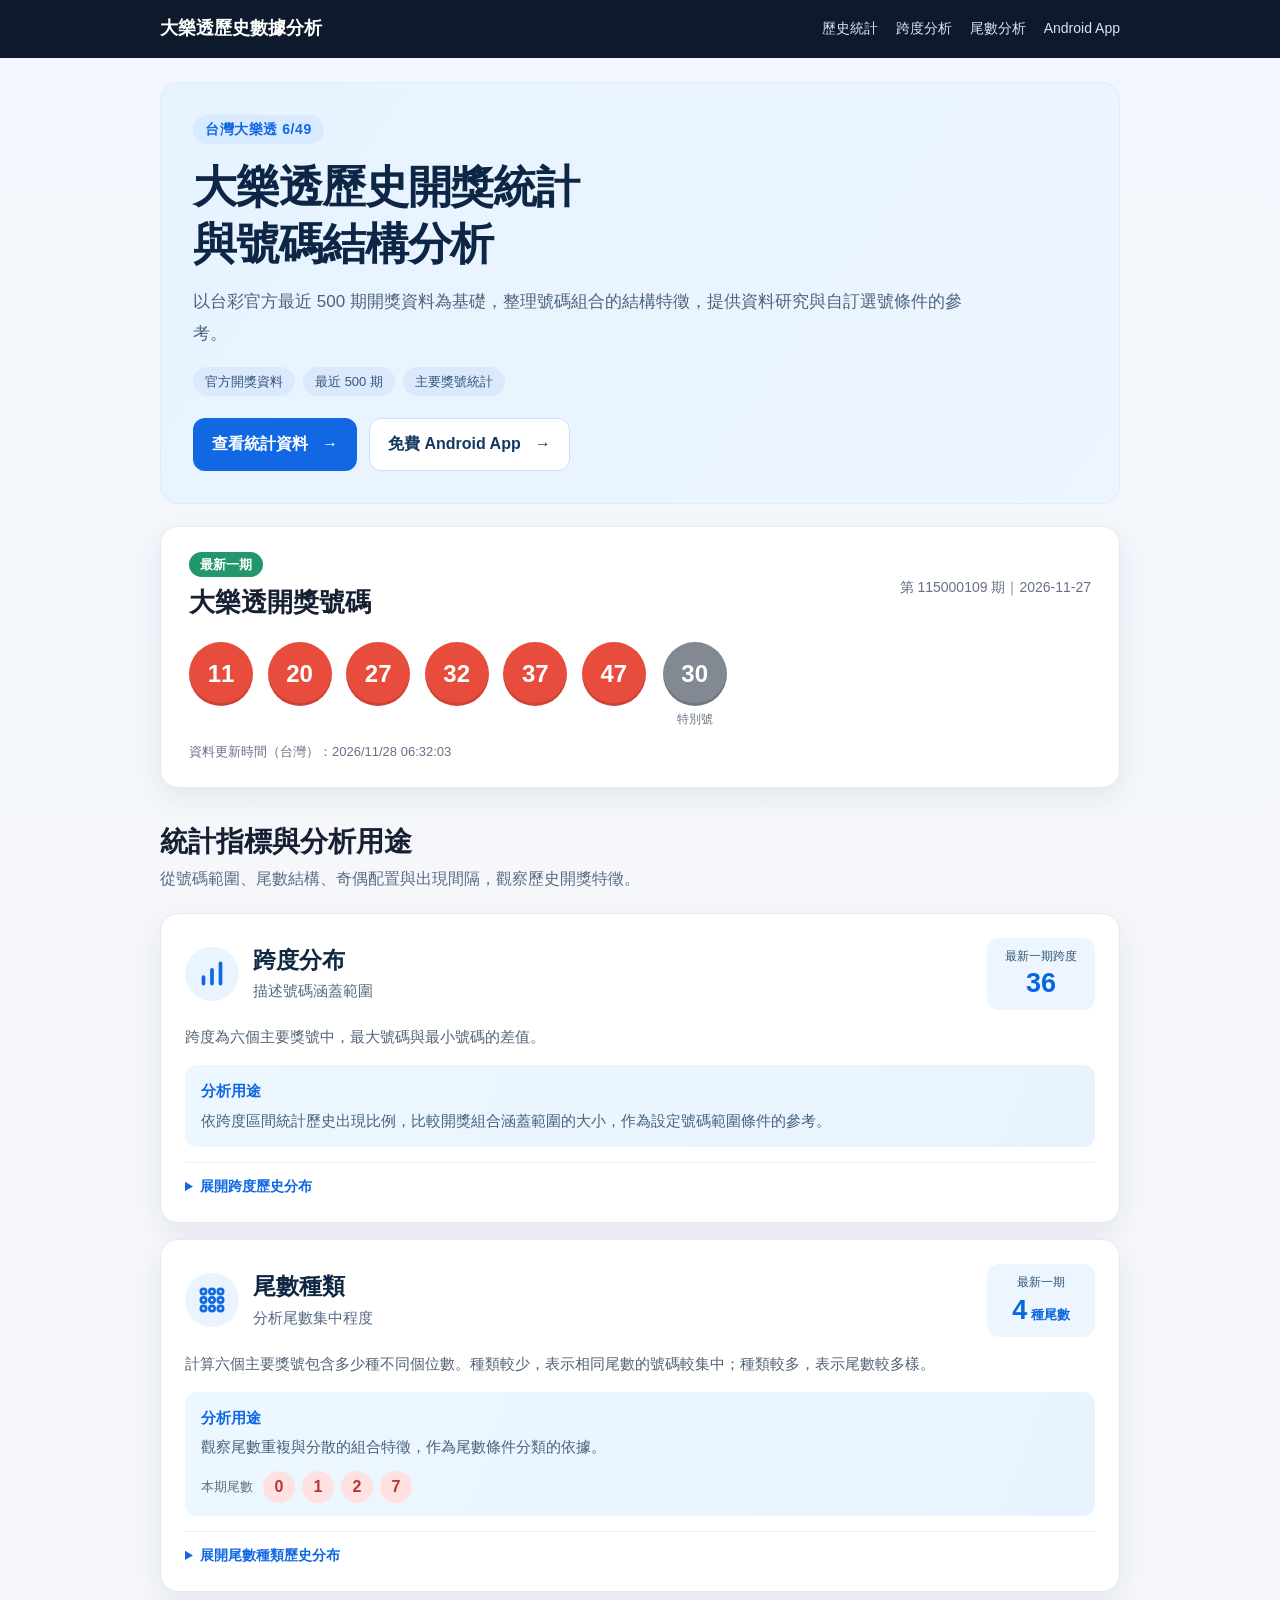
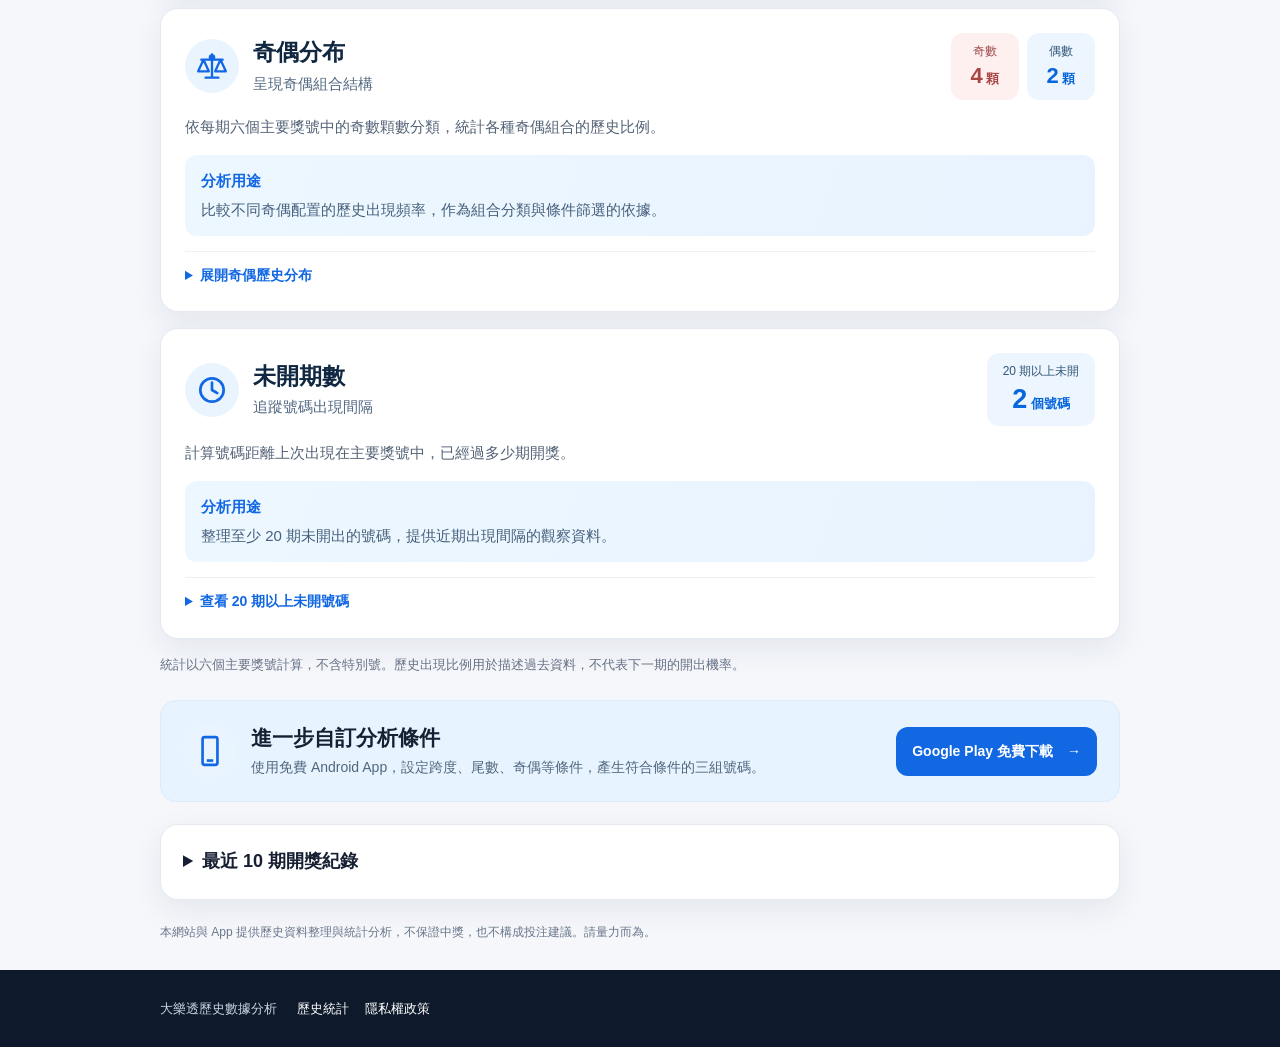
<file: index.html>
<!doctype html>
<html lang="zh-Hant">
<head>
  <meta charset="utf-8">
  <meta name="viewport" content="width=device-width,initial-scale=1">
  <title>大樂透歷史開獎統計與號碼結構分析｜跨度、尾數、奇偶</title>
  <meta name="description" content="以台彩官方最近500期開獎資料，介紹跨度、尾數種類、奇偶組合與未開期數的定義及統計用途。免費查看最新大樂透獎號、歷史分布與Android分析App。">
  <link rel="canonical" href="https://jacklee-forai.github.io/">
  <link rel="stylesheet" href="./assets/styles.css?v=2">
  <link rel="stylesheet" href="./assets/home.css?v=2">
  <meta property="og:title" content="大樂透歷史開獎統計與號碼結構分析">
  <meta property="og:description" content="台彩官方開獎資料、最近500期統計，以及跨度、尾數、奇偶與未開期數的分析用途。">
  <meta property="og:type" content="website">
  <meta property="og:url" content="https://jacklee-forai.github.io/">
  <script type="application/ld+json">{"@context":"https://schema.org","@type":"SoftwareApplication","name":"大樂透專業分析","applicationCategory":"UtilitiesApplication","operatingSystem":"Android","url":"https://play.google.com/store/apps/details?id=com.lotto.analysis","offers":{"@type":"Offer","price":"0","priceCurrency":"TWD"},"description":"以台灣大樂透歷史開獎資料進行條件分析的 Android App。"}</script>
</head>
<body class="home">
  <header class="topbar"><div class="wrap">
    <a class="brand" href="./">大樂透歷史數據分析</a>
    <nav class="nav" aria-label="網站導覽"><a href="./statistics.html">歷史統計</a><a href="./span-analysis.html">跨度分析</a><a href="./tail-analysis.html">尾數分析</a><a href="https://play.google.com/store/apps/details?id=com.lotto.analysis">Android App</a></nav>
  </div></header>
  <main class="wrap home-main">
    <section class="intro-panel" aria-labelledby="introTitle">
      <div class="eyebrow">台灣大樂透 6/49</div>
      <h1 id="introTitle"><span>大樂透歷史開獎統計</span><span>與號碼結構分析</span></h1>
      <p class="intro-copy">以台彩官方最近 500 期開獎資料為基礎，整理號碼組合的結構特徵，提供資料研究與自訂選號條件的參考。</p>
      <div class="source-tags"><span>官方開獎資料</span><span>最近 <strong id="recordCount" data-live>—</strong> 期</span><span>主要獎號統計</span></div>
      <div class="actions"><a class="btn btn-primary" href="#indicators">查看統計資料 <span aria-hidden="true">→</span></a><a class="btn btn-secondary" href="https://play.google.com/store/apps/details?id=com.lotto.analysis">免費 Android App <span aria-hidden="true">→</span></a></div>
    </section>
    <section class="card latest-card" id="latest" aria-labelledby="latestTitle">
      <div class="draw-head"><div><span class="latest-label">最新一期</span><h2 id="latestTitle">大樂透開獎號碼</h2></div><div class="draw-meta" id="latestMeta" data-live aria-live="polite">載入中…</div></div>
      <div class="balls" id="latestBalls" data-live role="group" aria-label="六個主要獎號與特別號"></div>
      <p class="draw-meta update-note">資料更新時間（台灣）：<span id="updatedAt">—</span></p>
    </section>
    <section class="indicator-section" id="indicators" aria-labelledby="indicatorsTitle">
      <div class="section-heading"><h2 id="indicatorsTitle">統計指標與分析用途</h2><p>從號碼範圍、尾數結構、奇偶配置與出現間隔，觀察歷史開獎特徵。</p></div>
      <div class="indicator-list">
        <article class="card indicator-card">
          <div class="indicator-head">
            <span class="indicator-icon" aria-hidden="true"><svg viewBox="0 0 32 32" fill="none" stroke="currentColor" stroke-width="3.5" stroke-linecap="round"><path d="M8 25V19M16 25V12M24 25V6"/></svg></span>
            <div class="indicator-title"><h3>跨度分布</h3><p>描述號碼涵蓋範圍</p></div>
            <div class="metric"><span>最新一期跨度</span><strong id="latestSpan" data-live>—</strong></div>
          </div>
          <p class="indicator-definition">跨度為六個主要獎號中，最大號碼與最小號碼的差值。</p>
          <div class="analysis-purpose"><strong>分析用途</strong><p>依跨度區間統計歷史出現比例，比較開獎組合涵蓋範圍的大小，作為設定號碼範圍條件的參考。</p></div>
          <details class="distribution"><summary>展開跨度歷史分布</summary><div id="spanBars" data-live></div><a class="detail-link" href="./span-analysis.html">完整跨度分析 <span aria-hidden="true">→</span></a></details>
        </article>
        <article class="card indicator-card">
          <div class="indicator-head">
            <span class="indicator-icon" aria-hidden="true"><svg viewBox="0 0 32 32" fill="none" stroke="currentColor" stroke-width="2.5"><circle cx="8" cy="8" r="2.5"/><circle cx="16" cy="8" r="2.5"/><circle cx="24" cy="8" r="2.5"/><circle cx="8" cy="16" r="2.5"/><circle cx="16" cy="16" r="2.5"/><circle cx="24" cy="16" r="2.5"/><circle cx="8" cy="24" r="2.5"/><circle cx="16" cy="24" r="2.5"/><circle cx="24" cy="24" r="2.5"/></svg></span>
            <div class="indicator-title"><h3>尾數種類</h3><p>分析尾數集中程度</p></div>
            <div class="metric"><span>最新一期</span><strong><span id="latestTailKinds" data-live>—</span><small> 種尾數</small></strong></div>
          </div>
          <p class="indicator-definition">計算六個主要獎號包含多少種不同個位數。種類較少，表示相同尾數的號碼較集中；種類較多，表示尾數較多樣。</p>
          <div class="analysis-purpose"><strong>分析用途</strong><p>觀察尾數重複與分散的組合特徵，作為尾數條件分類的依據。</p><div class="tail-example"><span>本期尾數</span><div class="tail-chips" id="latestTails" data-live></div></div></div>
          <details class="distribution"><summary>展開尾數種類歷史分布</summary><div id="tailBars" data-live></div><a class="detail-link" href="./tail-analysis.html">完整尾數分析 <span aria-hidden="true">→</span></a></details>
        </article>
        <article class="card indicator-card">
          <div class="indicator-head">
            <span class="indicator-icon" aria-hidden="true"><svg viewBox="0 0 32 32" fill="none" stroke="currentColor" stroke-width="2.2" stroke-linecap="round" stroke-linejoin="round"><path d="M16 5v22M10 27h12M6 10h20M8 10l-5 11h10L8 10ZM24 10l-5 11h10l-5-11Z"/><circle cx="16" cy="8" r="2"/></svg></span>
            <div class="indicator-title"><h3>奇偶分布</h3><p>呈現奇偶組合結構</p></div>
            <div class="parity-metrics"><div class="metric odd-metric"><span>奇數</span><strong><span id="latestOddCount" data-live>—</span><small> 顆</small></strong></div><div class="metric"><span>偶數</span><strong><span id="latestEvenCount" data-live>—</span><small> 顆</small></strong></div></div>
          </div>
          <p class="indicator-definition">依每期六個主要獎號中的奇數顆數分類，統計各種奇偶組合的歷史比例。</p>
          <div class="analysis-purpose"><strong>分析用途</strong><p>比較不同奇偶配置的歷史出現頻率，作為組合分類與條件篩選的依據。</p></div>
          <details class="distribution"><summary>展開奇偶歷史分布</summary><div id="oddBars" data-live></div><a class="detail-link" href="./statistics.html">完整歷史統計 <span aria-hidden="true">→</span></a></details>
        </article>
        <article class="card indicator-card" id="overdue">
          <div class="indicator-head">
            <span class="indicator-icon" aria-hidden="true"><svg viewBox="0 0 32 32" fill="none" stroke="currentColor" stroke-width="2.5" stroke-linecap="round" stroke-linejoin="round"><circle cx="16" cy="16" r="11"/><path d="M16 9v7l5 3"/></svg></span>
            <div class="indicator-title"><h3>未開期數</h3><p>追蹤號碼出現間隔</p></div>
            <div class="metric"><span>20 期以上未開</span><strong><span id="overdueCount" data-live>—</span><small> 個號碼</small></strong></div>
          </div>
          <p class="indicator-definition">計算號碼距離上次出現在主要獎號中，已經過多少期開獎。</p>
          <div class="analysis-purpose"><strong>分析用途</strong><p>整理至少 20 期未開出的號碼，提供近期出現間隔的觀察資料。</p></div>
          <details class="distribution"><summary>查看 20 期以上未開號碼</summary><div class="chips overdue-chips" id="overdueNums" data-live></div><p class="distribution-note">未開期數描述歷史出現間隔，不代表號碼即將開出。</p></details>
        </article>
      </div>
      <p class="method-note">統計以六個主要獎號計算，不含特別號。歷史出現比例用於描述過去資料，不代表下一期的開出機率。</p>
    </section>
    <section class="app-panel" aria-labelledby="appTitle">
      <span class="indicator-icon" aria-hidden="true"><svg viewBox="0 0 32 32" fill="none" stroke="currentColor" stroke-width="2.5"><rect x="9" y="3" width="14" height="26" rx="2"/><path d="M13 25h6"/></svg></span>
      <div class="app-copy"><h2 id="appTitle">進一步自訂分析條件</h2><p>使用免費 Android App，設定跨度、尾數、奇偶等條件，產生符合條件的三組號碼。</p></div>
      <a class="btn btn-primary" href="https://play.google.com/store/apps/details?id=com.lotto.analysis">Google Play 免費下載 <span aria-hidden="true">→</span></a>
    </section>
    <section class="recent-section" aria-labelledby="recentTitle"><details class="card recent-details"><summary id="recentTitle">最近 10 期開獎紀錄</summary><div class="table-scroll"><table class="recent-table"><thead><tr><th scope="col">期別</th><th scope="col">日期</th><th scope="col">6 個獎號</th><th scope="col">跨度</th><th scope="col">總和</th></tr></thead><tbody id="recentBody" data-live></tbody></table></div></details></section>
    <p class="responsible-note">本網站與 App 提供歷史資料整理與統計分析，不保證中獎，也不構成投注建議。請量力而為。</p>
    <noscript><p class="notice">即時獎號與統計圖表需要 JavaScript。請啟用 JavaScript 後重新整理；指標定義與分析用途可直接閱讀。</p></noscript>
  </main>
  <footer class="footer"><div class="wrap">大樂透歷史數據分析<span class="footer-links"><a href="./statistics.html">歷史統計</a><a href="https://jacklee-forai.github.io/gps-simulator-config/lotto-privacy-policy.html">隱私權政策</a></span></div></footer>
  <script src="./assets/site.js?v=2" defer></script>
</body>
</html>
</file>
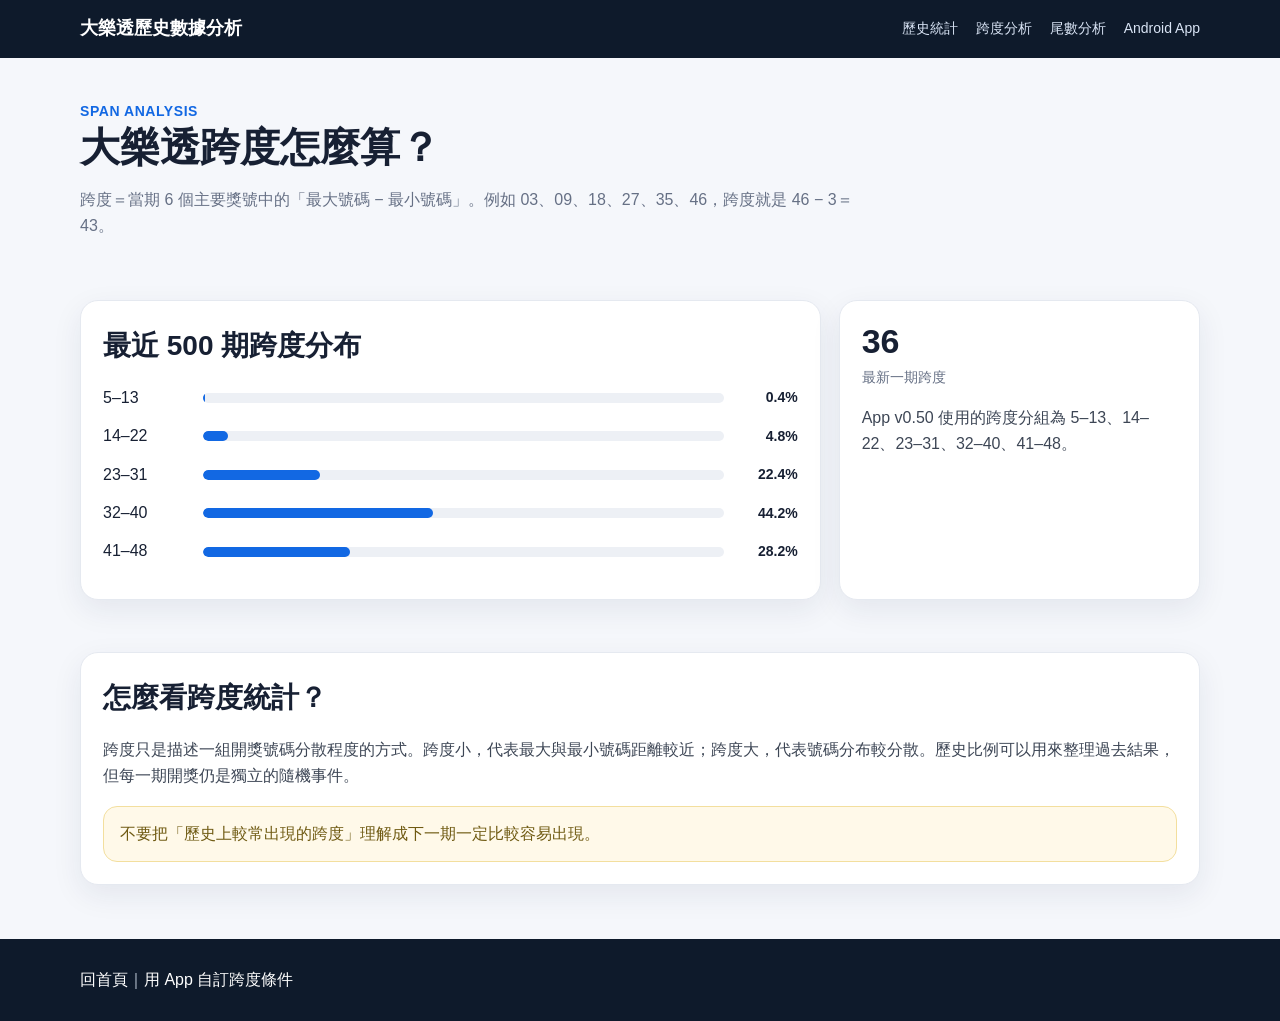
<file: span-analysis.html>
<!doctype html><html lang="zh-Hant"><head><meta charset="utf-8"><meta name="viewport" content="width=device-width,initial-scale=1"><title>大樂透跨度怎麼算？｜跨度5–13到41–48歷史分布</title><meta name="description" content="大樂透跨度是6個獎號中最大號碼減最小號碼。查看跨度5–13、14–22、23–31、32–40、41–48在最近500期的歷史比例。"><link rel="canonical" href="https://jacklee-forai.github.io/span-analysis.html"><link rel="stylesheet" href="./assets/styles.css"></head><body><header class="topbar"><div class="wrap"><a class="brand" href="./">大樂透歷史數據分析</a><nav class="nav"><a href="./statistics.html">歷史統計</a><a href="./span-analysis.html">跨度分析</a><a href="./tail-analysis.html">尾數分析</a><a href="https://play.google.com/store/apps/details?id=com.lotto.analysis">Android App</a></nav></div></header><main><section class="page-title"><div class="wrap"><div class="eyebrow">SPAN ANALYSIS</div><h1>大樂透跨度怎麼算？</h1><p>跨度＝當期 6 個主要獎號中的「最大號碼 − 最小號碼」。例如 03、09、18、27、35、46，跨度就是 46 − 3＝43。</p></div></section><section class="section"><div class="wrap grid"><article class="card span-8"><h2>最近 500 期跨度分布</h2><div id="spanBars"></div></article><article class="card span-4"><div class="stat-big" id="latestSpan">—</div><div class="stat-label">最新一期跨度</div><p class="seo-copy">App v0.50 使用的跨度分組為 5–13、14–22、23–31、32–40、41–48。</p></article></div></section><section class="section"><div class="wrap"><article class="card"><h2>怎麼看跨度統計？</h2><p class="seo-copy">跨度只是描述一組開獎號碼分散程度的方式。跨度小，代表最大與最小號碼距離較近；跨度大，代表號碼分布較分散。歷史比例可以用來整理過去結果，但每一期開獎仍是獨立的隨機事件。</p><div class="notice">不要把「歷史上較常出現的跨度」理解成下一期一定比較容易出現。</div></article></div></section></main><footer class="footer"><div class="wrap"><a href="./">回首頁</a>｜<a href="https://play.google.com/store/apps/details?id=com.lotto.analysis">用 App 自訂跨度條件</a></div></footer><script src="./assets/site.js" defer></script></body></html>
</file>
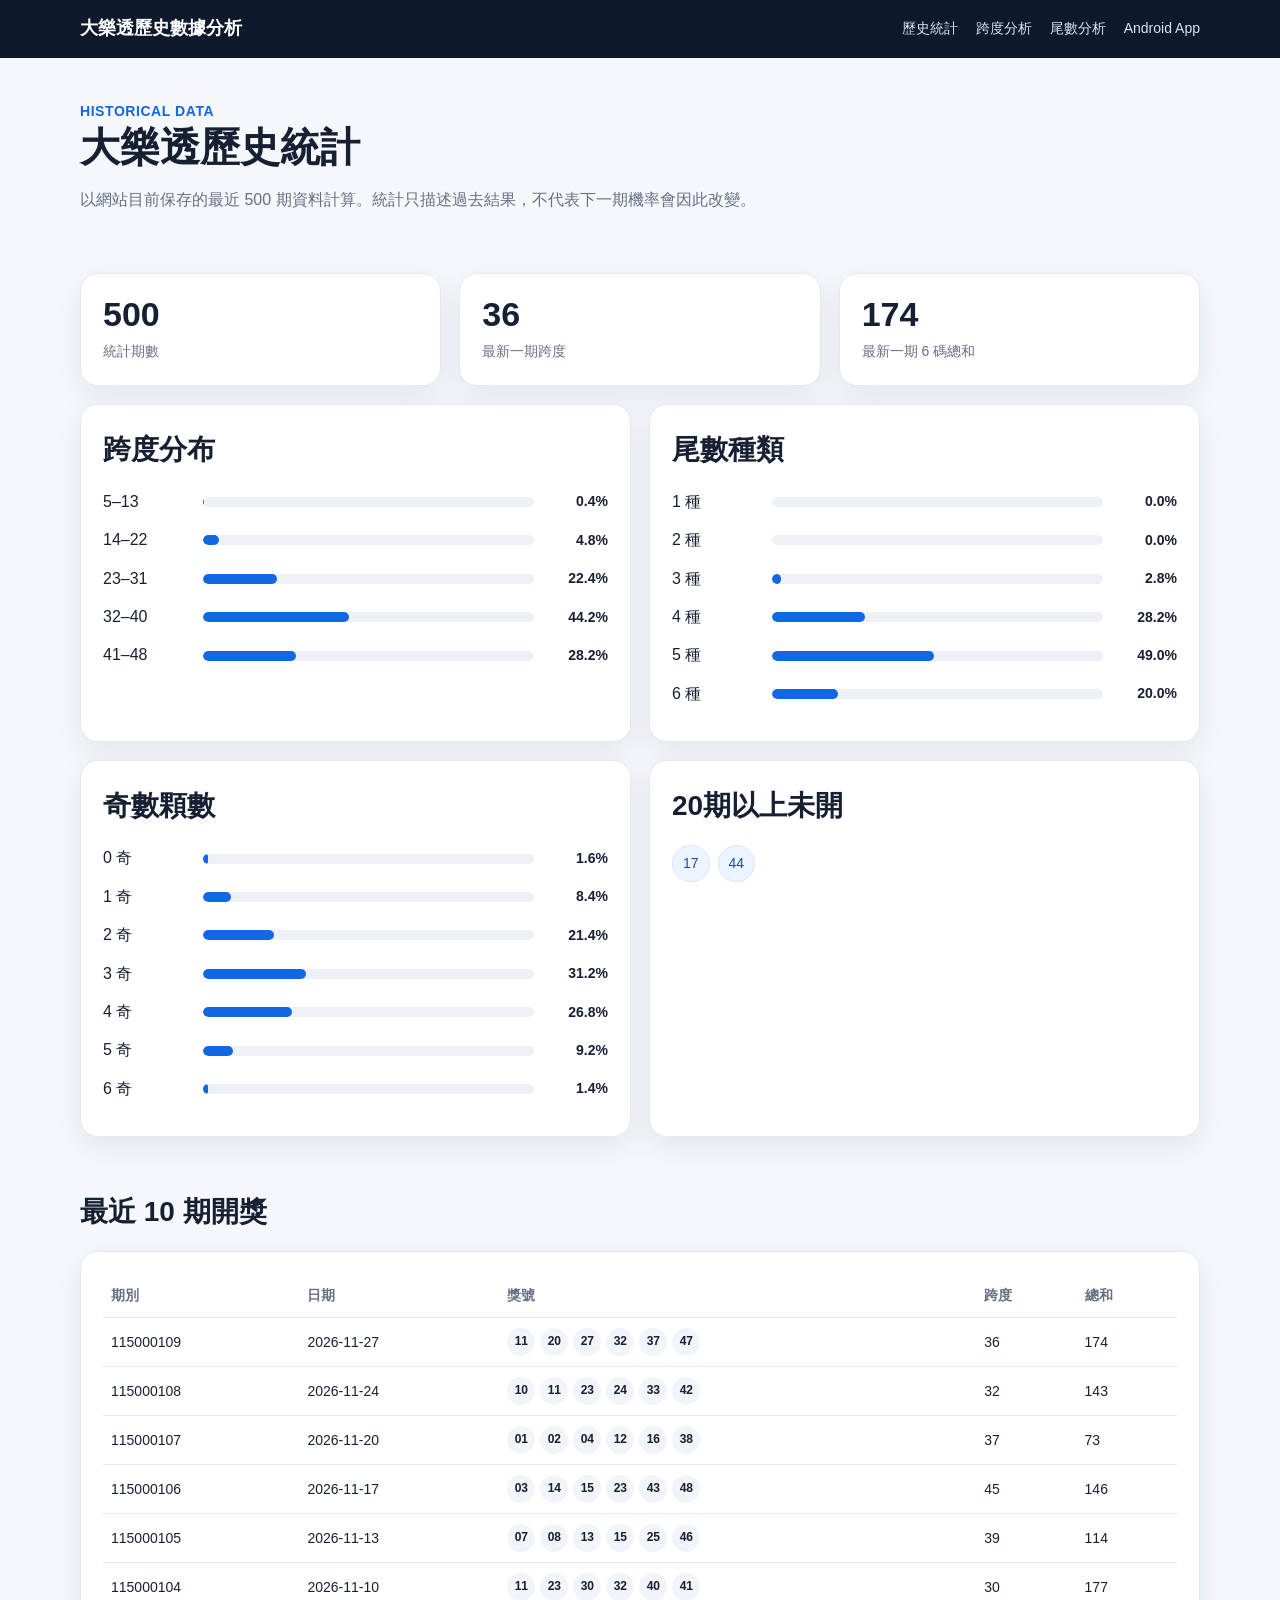
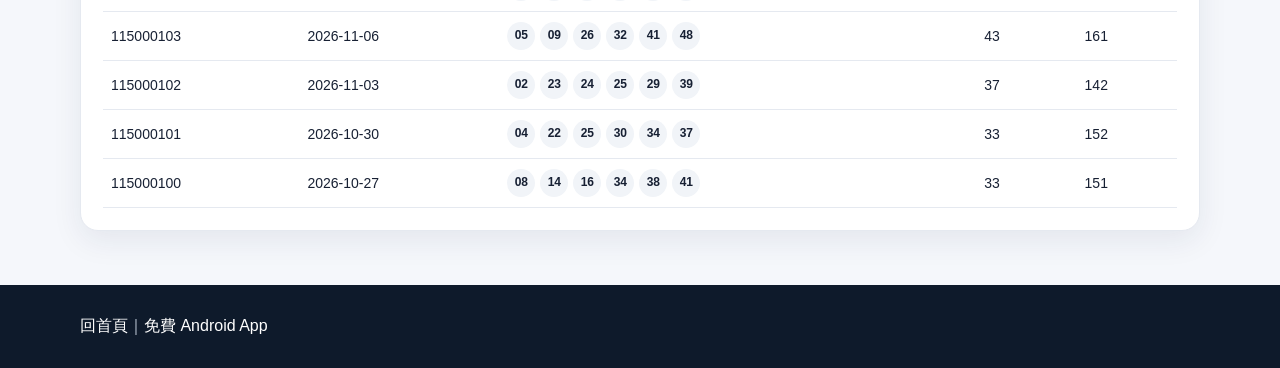
<file: statistics.html>
<!doctype html><html lang="zh-Hant"><head><meta charset="utf-8"><meta name="viewport" content="width=device-width,initial-scale=1"><title>大樂透歷史統計｜最近500期開獎資料分析</title><meta name="description" content="查看台灣大樂透最近500期歷史統計，包括跨度、尾數種類、奇偶分布、20期以上未開號碼與最近開獎資料。"><link rel="canonical" href="https://jacklee-forai.github.io/statistics.html"><link rel="stylesheet" href="./assets/styles.css"></head><body><header class="topbar"><div class="wrap"><a class="brand" href="./">大樂透歷史數據分析</a><nav class="nav"><a href="./statistics.html">歷史統計</a><a href="./span-analysis.html">跨度分析</a><a href="./tail-analysis.html">尾數分析</a><a href="https://play.google.com/store/apps/details?id=com.lotto.analysis">Android App</a></nav></div></header><main><section class="page-title"><div class="wrap"><div class="eyebrow">HISTORICAL DATA</div><h1>大樂透歷史統計</h1><p>以網站目前保存的最近 500 期資料計算。統計只描述過去結果，不代表下一期機率會因此改變。</p></div></section><section class="section"><div class="wrap grid"><article class="card span-4"><div class="stat-big" id="recordCount">0</div><div class="stat-label">統計期數</div></article><article class="card span-4"><div class="stat-big" id="latestSpan">—</div><div class="stat-label">最新一期跨度</div></article><article class="card span-4"><div class="stat-big" id="latestSum">—</div><div class="stat-label">最新一期 6 碼總和</div></article><article class="card span-6"><h2>跨度分布</h2><div id="spanBars"></div></article><article class="card span-6"><h2>尾數種類</h2><div id="tailBars"></div></article><article class="card span-6"><h2>奇數顆數</h2><div id="oddBars"></div></article><article class="card span-6"><h2>20期以上未開</h2><div class="chips" id="overdueNums"></div></article></div></section><section class="section"><div class="wrap"><h2>最近 10 期開獎</h2><div class="card" style="overflow:auto"><table class="recent-table"><thead><tr><th>期別</th><th>日期</th><th>獎號</th><th>跨度</th><th>總和</th></tr></thead><tbody id="recentBody"></tbody></table></div></div></section></main><footer class="footer"><div class="wrap"><a href="./">回首頁</a>｜<a href="https://play.google.com/store/apps/details?id=com.lotto.analysis">免費 Android App</a></div></footer><script src="./assets/site.js" defer></script></body></html>
</file>
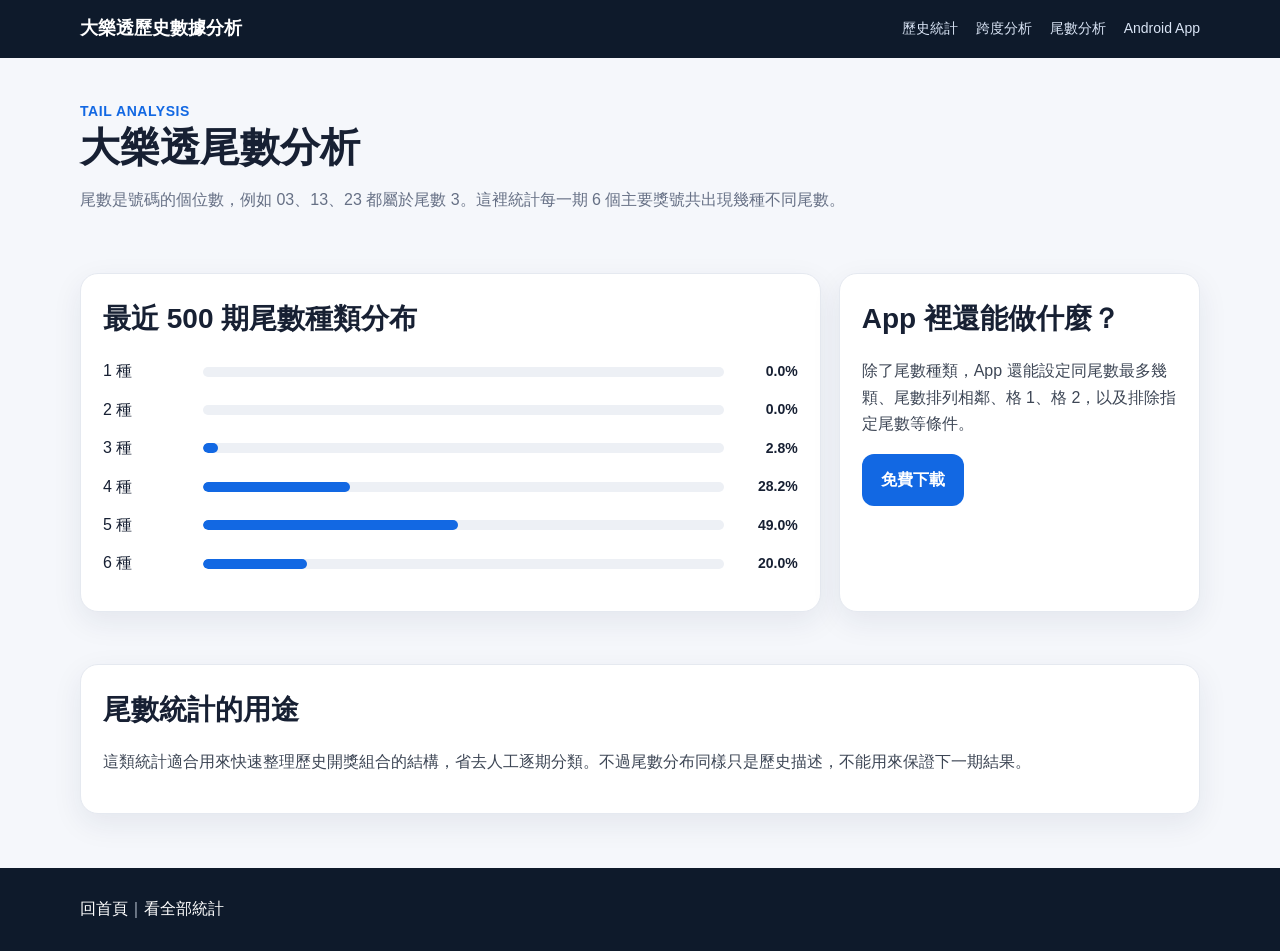
<file: tail-analysis.html>
<!doctype html><html lang="zh-Hant"><head><meta charset="utf-8"><meta name="viewport" content="width=device-width,initial-scale=1"><title>大樂透尾數分析｜尾數種類歷史分布</title><meta name="description" content="大樂透尾數分析：查看每期6個主要獎號會出現幾種不同尾數，以及最近500期的歷史分布。"><link rel="canonical" href="https://jacklee-forai.github.io/tail-analysis.html"><link rel="stylesheet" href="./assets/styles.css"></head><body><header class="topbar"><div class="wrap"><a class="brand" href="./">大樂透歷史數據分析</a><nav class="nav"><a href="./statistics.html">歷史統計</a><a href="./span-analysis.html">跨度分析</a><a href="./tail-analysis.html">尾數分析</a><a href="https://play.google.com/store/apps/details?id=com.lotto.analysis">Android App</a></nav></div></header><main><section class="page-title"><div class="wrap"><div class="eyebrow">TAIL ANALYSIS</div><h1>大樂透尾數分析</h1><p>尾數是號碼的個位數，例如 03、13、23 都屬於尾數 3。這裡統計每一期 6 個主要獎號共出現幾種不同尾數。</p></div></section><section class="section"><div class="wrap grid"><article class="card span-8"><h2>最近 500 期尾數種類分布</h2><div id="tailBars"></div></article><article class="card span-4"><h2>App 裡還能做什麼？</h2><p class="seo-copy">除了尾數種類，App 還能設定同尾數最多幾顆、尾數排列相鄰、格 1、格 2，以及排除指定尾數等條件。</p><a class="btn btn-primary" href="https://play.google.com/store/apps/details?id=com.lotto.analysis">免費下載</a></article></div></section><section class="section"><div class="wrap"><article class="card"><h2>尾數統計的用途</h2><p class="seo-copy">這類統計適合用來快速整理歷史開獎組合的結構，省去人工逐期分類。不過尾數分布同樣只是歷史描述，不能用來保證下一期結果。</p></article></div></section></main><footer class="footer"><div class="wrap"><a href="./">回首頁</a>｜<a href="./statistics.html">看全部統計</a></div></footer><script src="./assets/site.js" defer></script></body></html>
</file>
<file: assets/styles.css>
:root{--bg:#f5f7fb;--card:#fff;--text:#172033;--muted:#667085;--line:#e5e9f0;--accent:#1268e3;--accent2:#0b4ea2;--good:#12805c;--ball:#e84c3d;--shadow:0 10px 30px rgba(24,39,75,.08)}*{box-sizing:border-box}body{margin:0;font-family:-apple-system,BlinkMacSystemFont,"Segoe UI","Noto Sans TC",Arial,sans-serif;background:var(--bg);color:var(--text);line-height:1.65}a{color:var(--accent);text-decoration:none}a:hover{text-decoration:underline}.wrap{width:min(1120px,calc(100% - 32px));margin:auto}.topbar{background:#0e1a2b;color:#fff}.topbar .wrap{display:flex;justify-content:space-between;align-items:center;padding:14px 0;gap:20px}.brand{font-weight:800;color:#fff;font-size:18px}.nav{display:flex;gap:18px;flex-wrap:wrap}.nav a{color:#d9e4f5;font-size:14px}.hero{padding:56px 0 28px;background:linear-gradient(180deg,#edf5ff 0%,var(--bg) 100%)}.eyebrow{font-size:14px;color:var(--accent);font-weight:800;letter-spacing:.04em}.hero h1{font-size:clamp(32px,6vw,56px);line-height:1.12;margin:10px 0 16px}.hero p{max-width:760px;color:var(--muted);font-size:18px}.actions{display:flex;gap:12px;flex-wrap:wrap;margin-top:24px}.btn{display:inline-flex;align-items:center;justify-content:center;padding:12px 18px;border-radius:12px;font-weight:800;border:1px solid transparent}.btn-primary{background:var(--accent);color:#fff}.btn-primary:hover{background:var(--accent2);text-decoration:none}.btn-secondary{background:#fff;border-color:var(--line);color:var(--text)}.grid{display:grid;grid-template-columns:repeat(12,1fr);gap:18px}.card{background:var(--card);border:1px solid var(--line);border-radius:18px;padding:22px;box-shadow:var(--shadow)}.span-12{grid-column:span 12}.span-8{grid-column:span 8}.span-6{grid-column:span 6}.span-4{grid-column:span 4}.section{padding:26px 0}.section h2{font-size:28px;margin:0 0 16px}.section-intro{color:var(--muted);margin:-6px 0 20px}.draw-head{display:flex;justify-content:space-between;align-items:flex-start;gap:16px}.draw-meta{color:var(--muted);font-size:14px}.balls{display:flex;gap:10px;flex-wrap:wrap;margin:18px 0 8px}.ball{width:46px;height:46px;border-radius:50%;display:inline-flex;align-items:center;justify-content:center;background:var(--ball);color:#fff;font-weight:900;font-size:18px;box-shadow:inset 0 -3px 0 rgba(0,0,0,.12)}.ball.special{background:#6f7785}.stat-big{font-size:34px;font-weight:900;line-height:1.1}.stat-label{color:var(--muted);font-size:14px;margin-top:6px}.bar-row{display:grid;grid-template-columns:90px 1fr 64px;gap:10px;align-items:center;margin:12px 0}.bar{height:10px;background:#edf0f5;border-radius:999px;overflow:hidden}.bar>i{display:block;height:100%;background:var(--accent);border-radius:999px}.bar-row strong{text-align:right;font-size:14px}.chips{display:flex;gap:8px;flex-wrap:wrap}.chip{background:#eef4ff;color:#174f9d;border:1px solid #d7e5fb;border-radius:999px;padding:6px 10px;font-size:14px}.recent-table{width:100%;border-collapse:collapse}.recent-table th,.recent-table td{padding:10px 8px;border-bottom:1px solid var(--line);text-align:left;font-size:14px}.recent-table th{color:var(--muted);font-weight:700}.mini-balls{display:flex;gap:5px;flex-wrap:wrap}.mini-ball{width:28px;height:28px;border-radius:50%;background:#f1f4f8;display:inline-flex;align-items:center;justify-content:center;font-size:12px;font-weight:800}.notice{background:#fff9e9;border:1px solid #f3df9e;border-radius:14px;padding:14px 16px;color:#6f5a12}.feature-list{margin:0;padding-left:20px}.feature-list li{margin:7px 0}.seo-copy{font-size:16px;color:#3d4655}.footer{margin-top:28px;background:#0e1a2b;color:#c8d3e2;padding:28px 0}.footer a{color:#fff}.loading{color:var(--muted)}.error{color:#a13d3d}.kicker{font-size:13px;color:var(--good);font-weight:800}.page-title{padding:42px 0 18px}.page-title h1{font-size:40px;line-height:1.2;margin:0 0 10px}.page-title p{color:var(--muted);max-width:800px}.faq details{background:#fff;border:1px solid var(--line);border-radius:12px;padding:14px 16px;margin:10px 0}.faq summary{font-weight:800;cursor:pointer}@media(max-width:800px){.span-8,.span-6,.span-4{grid-column:span 12}.topbar .wrap{align-items:flex-start;flex-direction:column}.hero{padding-top:38px}.draw-head{flex-direction:column}.bar-row{grid-template-columns:78px 1fr 56px}.recent-table th:nth-child(1),.recent-table td:nth-child(1){display:none}}@media(max-width:480px){.wrap{width:min(100% - 22px,1120px)}.card{padding:16px}.ball{width:40px;height:40px;font-size:16px}.hero p{font-size:16px}.nav{gap:12px}.nav a{font-size:13px}}
</file>
<file: assets/home.css>
.home { background: linear-gradient(180deg, #f2f7fd, #f5f7fb 900px); }
.home .wrap { max-width: 960px; }
.home-main { padding-top: 24px; }
.home section[id] { scroll-margin-top: 20px; }
.intro-panel { padding: 32px; background: linear-gradient(125deg, #e6f3ff, #edf5ff); border: 1px solid #e0ecfc; border-radius: 18px; }
.intro-panel .eyebrow { display: inline-block; padding: 3px 12px; border-radius: 999px; background: #d8eaff; }
.intro-panel h1 { margin: 14px 0; color: #0d2646; font-size: clamp(28px, 4.5vw, 44px); line-height: 1.3; letter-spacing: -.025em; }
.intro-panel h1 > span { display: block; }
.intro-copy { max-width: 770px; margin: 0; color: #4d637d; font-size: 17px; line-height: 1.85; }
.source-tags { display: flex; flex-wrap: wrap; gap: 8px; margin-top: 18px; }
.source-tags > span { padding: 4px 12px; border-radius: 999px; background: #dbe9fc; color: #355578; font-size: 13px; }
.source-tags strong { font-weight: inherit; }
.home .actions { margin-top: 22px; }
.home .btn { gap: 14px; min-height: 48px; }
.home .btn-secondary { border-color: #c9dfff; color: #123963; }
.latest-card { margin-top: 22px; padding: 24px 28px; }
.latest-label { display: inline-block; padding: 2px 11px; border-radius: 999px; background: #22976c; color: white; font-size: 13px; font-weight: 700; }
.latest-card h2 { margin: 7px 0 3px; font-size: 26px; line-height: 1.4; }
.home .draw-head { align-items: center; }
.home .balls { display: grid; grid-template-columns: repeat(7, minmax(0, 1fr)); align-items: start; gap: 10px; max-width: 540px; margin: 18px 0 12px; }
.home .ball { width: 100%; height: auto; aspect-ratio: 1; max-width: 64px; font-size: clamp(17px, 3.8vw, 24px); }
.special-group { display: flex; flex-direction: column; align-items: center; gap: 4px; }
.special-label { color: #667085; font-size: 12px; white-space: nowrap; }
.home .ball.special { background: #828993; }
.update-note { margin: 0; font-size: 13px; }
.indicator-section { margin-top: 34px; }
.section-heading h2 { margin: 0 0 5px; font-size: 28px; line-height: 1.4; }
.section-heading p { margin: 0 0 20px; color: #596b82; }
.indicator-list { display: grid; gap: 16px; }
.indicator-card { padding: 24px; }
.indicator-head { display: grid; grid-template-columns: 54px minmax(0, 1fr) auto; align-items: center; gap: 14px; }
.indicator-icon { display: inline-flex; align-items: center; justify-content: center; flex-shrink: 0; width: 54px; height: 54px; border-radius: 50%; background: #eaf4ff; color: #1268e3; }
.indicator-icon svg { width: 34px; height: 34px; }
.indicator-title h3 { margin: 0; color: #102741; font-size: 23px; line-height: 1.4; }
.indicator-title p { margin: 3px 0 0; color: #536983; font-size: 15px; }
.metric { min-width: 108px; padding: 9px 13px; border-radius: 12px; background: #edf5ff; color: #315779; text-align: center; }
.metric > span { display: block; font-size: 12px; }
.metric > strong { display: block; color: #0967dd; font-size: 27px; line-height: 1.3; }
.metric small { font-size: 13px; }
.parity-metrics { display: flex; gap: 8px; }
.parity-metrics .metric { min-width: 68px; }
.parity-metrics .metric > strong { font-size: 22px; }
.odd-metric { background: #fff0f0; color: #9a4848; }
.odd-metric > strong { color: #a94545; }
.indicator-definition { margin: 13px 0 15px; color: #536276; font-size: 15px; line-height: 1.8; }
.analysis-purpose { padding: 13px 16px; border-radius: 12px; background: linear-gradient(110deg, #edf7ff, #e9f3ff); }
.analysis-purpose > strong { color: #1268e3; font-size: 15px; }
.analysis-purpose p { margin: 2px 0 0; color: #46617c; font-size: 15px; line-height: 1.8; }
.tail-example { display: flex; align-items: center; flex-wrap: wrap; gap: 10px; margin-top: 11px; }
.tail-example > span { color: #5e6c7e; font-size: 13px; }
.tail-chips { display: flex; gap: 7px; flex-wrap: wrap; }
.tail-chip { display: inline-flex; justify-content: center; align-items: center; width: 32px; height: 32px; border-radius: 50%; background: #ffe1e1; color: #b53737; font-weight: 800; }
.distribution { margin-top: 15px; padding-top: 12px; border-top: 1px solid #edf0f5; }
.distribution summary { color: #1268e3; font-size: 14px; font-weight: 700; cursor: pointer; }
.distribution[open] summary { margin-bottom: 16px; }
.detail-link { display: inline-block; margin-top: 10px; font-size: 14px; }
.distribution-note { color: #667085; font-size: 13px; margin-bottom: 0; }
.home summary:focus-visible, .home a:focus-visible { outline: 3px solid #1268e3; outline-offset: 4px; }
.method-note { margin: 14px 0 0; color: #667085; font-size: 13px; line-height: 1.8; }
.app-panel { display: flex; align-items: center; gap: 14px; margin-top: 24px; padding: 22px; border: 1px solid #dceafa; border-radius: 16px; background: #e7f3ff; }
.app-copy { flex: 1; min-width: 0; }
.app-copy h2 { margin: 0 0 4px; font-size: 21px; line-height: 1.4; }
.app-copy p { margin: 0; color: #51677e; font-size: 14px; }
.app-panel .btn { flex-shrink: 0; font-size: 14px; padding: 12px 15px; }
.recent-section { margin-top: 22px; }
.recent-details summary { font-size: 18px; font-weight: 700; cursor: pointer; }
.table-scroll { overflow: auto; margin-top: 16px; }
.table-scroll table { min-width: 510px; }
.responsible-note { margin: 22px 0 0; font-size: 12px; color: #69778a; line-height: 1.8; }
.home .footer { margin-top: 26px; font-size: 13px; }
.footer-links { display: inline-flex; gap: 16px; margin-left: 20px; }
@media (max-width: 800px) {
  .home .draw-head { flex-direction: column; align-items: flex-start; gap: 4px; }
  .app-panel { flex-wrap: wrap; }
  .app-panel .btn { margin-left: 68px; }
}
@media (max-width: 480px) {
  .home-main { padding-top: 16px; }
  .intro-panel { padding: 22px 18px; }
  .intro-copy { font-size: 15px; }
  .source-tags { gap: 6px; }
  .source-tags > span { font-size: 11px; padding: 4px 8px; }
  .home .actions { display: grid; grid-template-columns: 1fr 1fr; gap: 8px; }
  .home .actions .btn { font-size: 13px; padding: 11px 6px; gap: 6px; }
  .latest-card { padding: 20px 16px; }
  .latest-card h2 { font-size: 23px; }
  .home .balls { gap: 6px; }
  .home .ball { font-size: clamp(14px, 4.4vw, 21px); }
  .section-heading h2 { font-size: 25px; }
  .section-heading p { font-size: 14px; }
  .indicator-card { padding: 18px 16px; }
  .indicator-head { grid-template-columns: 40px minmax(0, 1fr) auto; gap: 10px; }
  .indicator-icon { width: 40px; height: 40px; }
  .indicator-icon svg { width: 27px; height: 27px; }
  .indicator-title h3 { font-size: 19px; }
  .indicator-title p { font-size: 12px; }
  .metric { min-width: 90px; padding: 8px; }
  .metric > span { font-size: 11px; }
  .metric > strong { font-size: 23px; }
  .metric small { font-size: 11px; }
  .parity-metrics { gap: 5px; }
  .parity-metrics .metric { min-width: 49px; padding: 8px 6px; }
  .parity-metrics .metric > strong { font-size: 19px; }
  .indicator-definition, .analysis-purpose p { font-size: 14px; }
  .analysis-purpose { padding: 12px; }
  .app-panel { padding: 18px 16px; gap: 10px; }
  .app-copy h2 { font-size: 19px; }
  .app-panel .btn { margin-left: 0; width: 100%; }
  .footer-links { display: flex; margin: 8px 0 0; }
}
</file>
